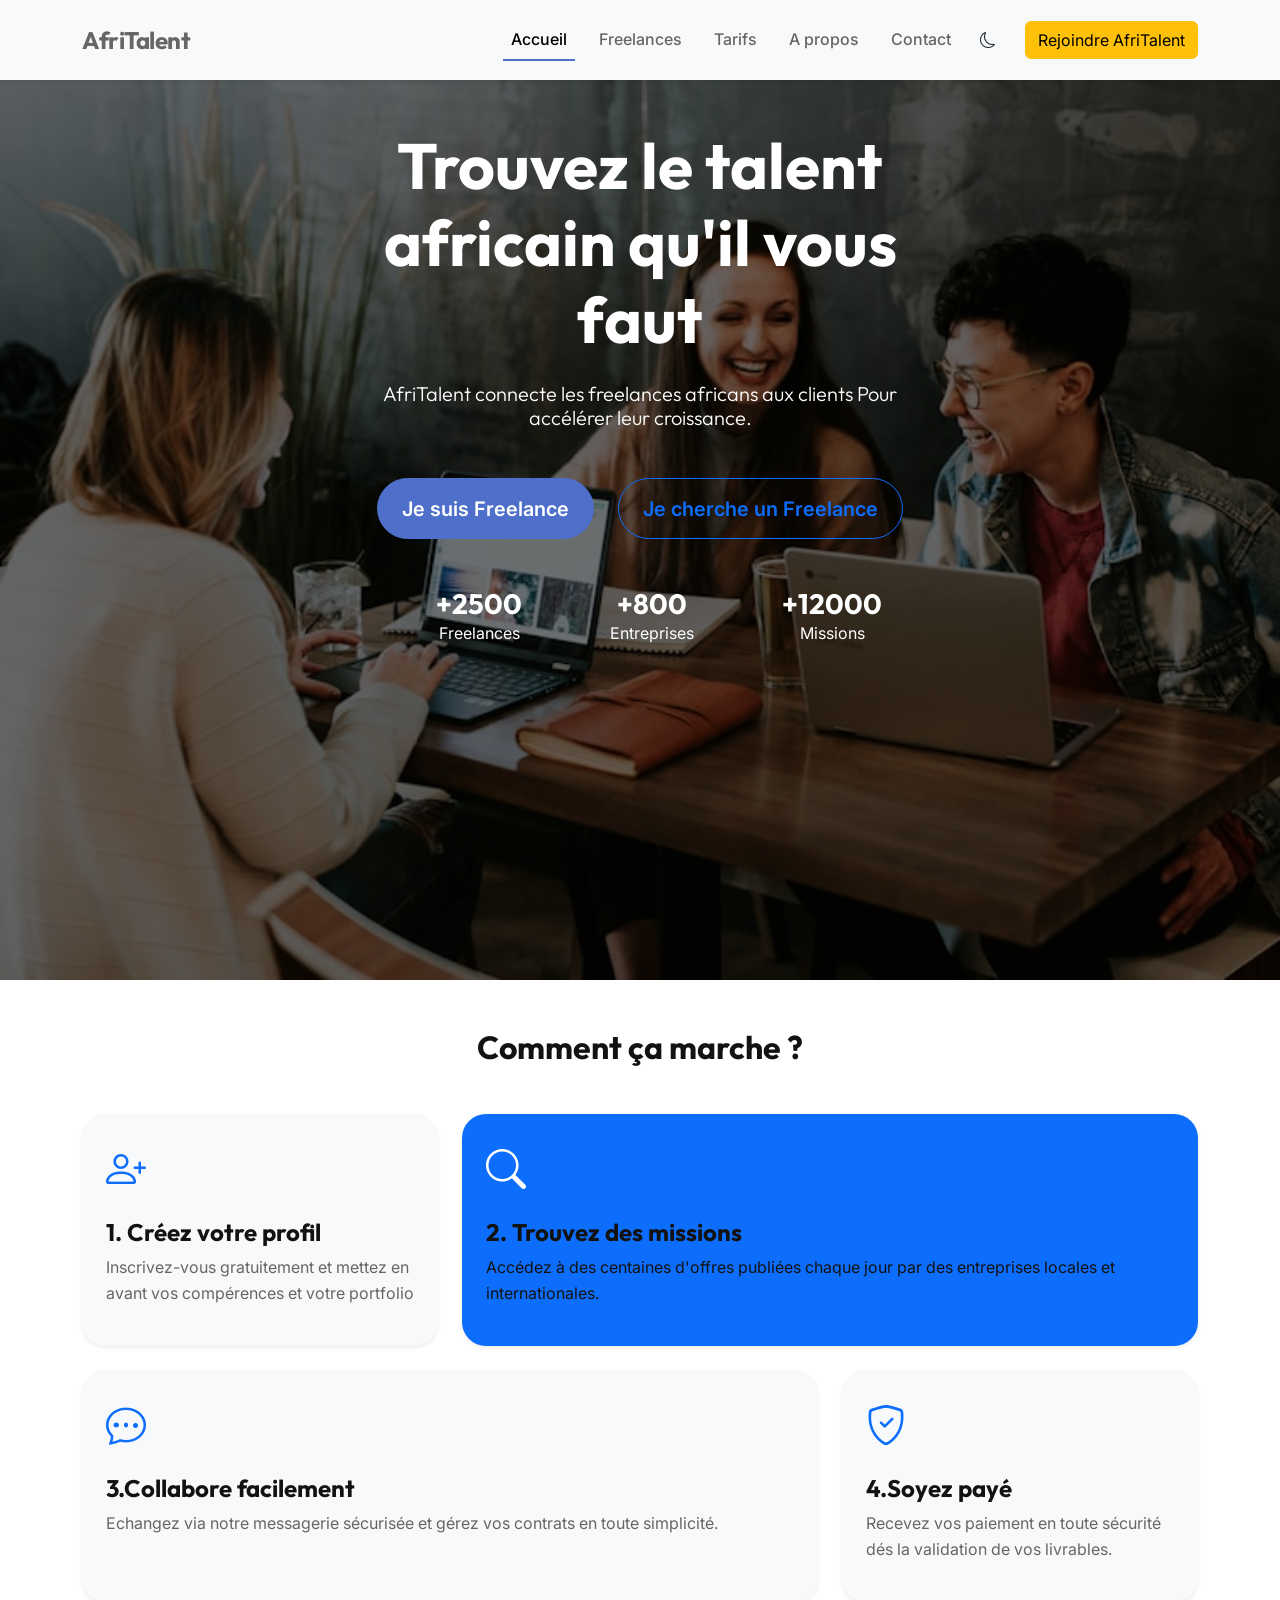
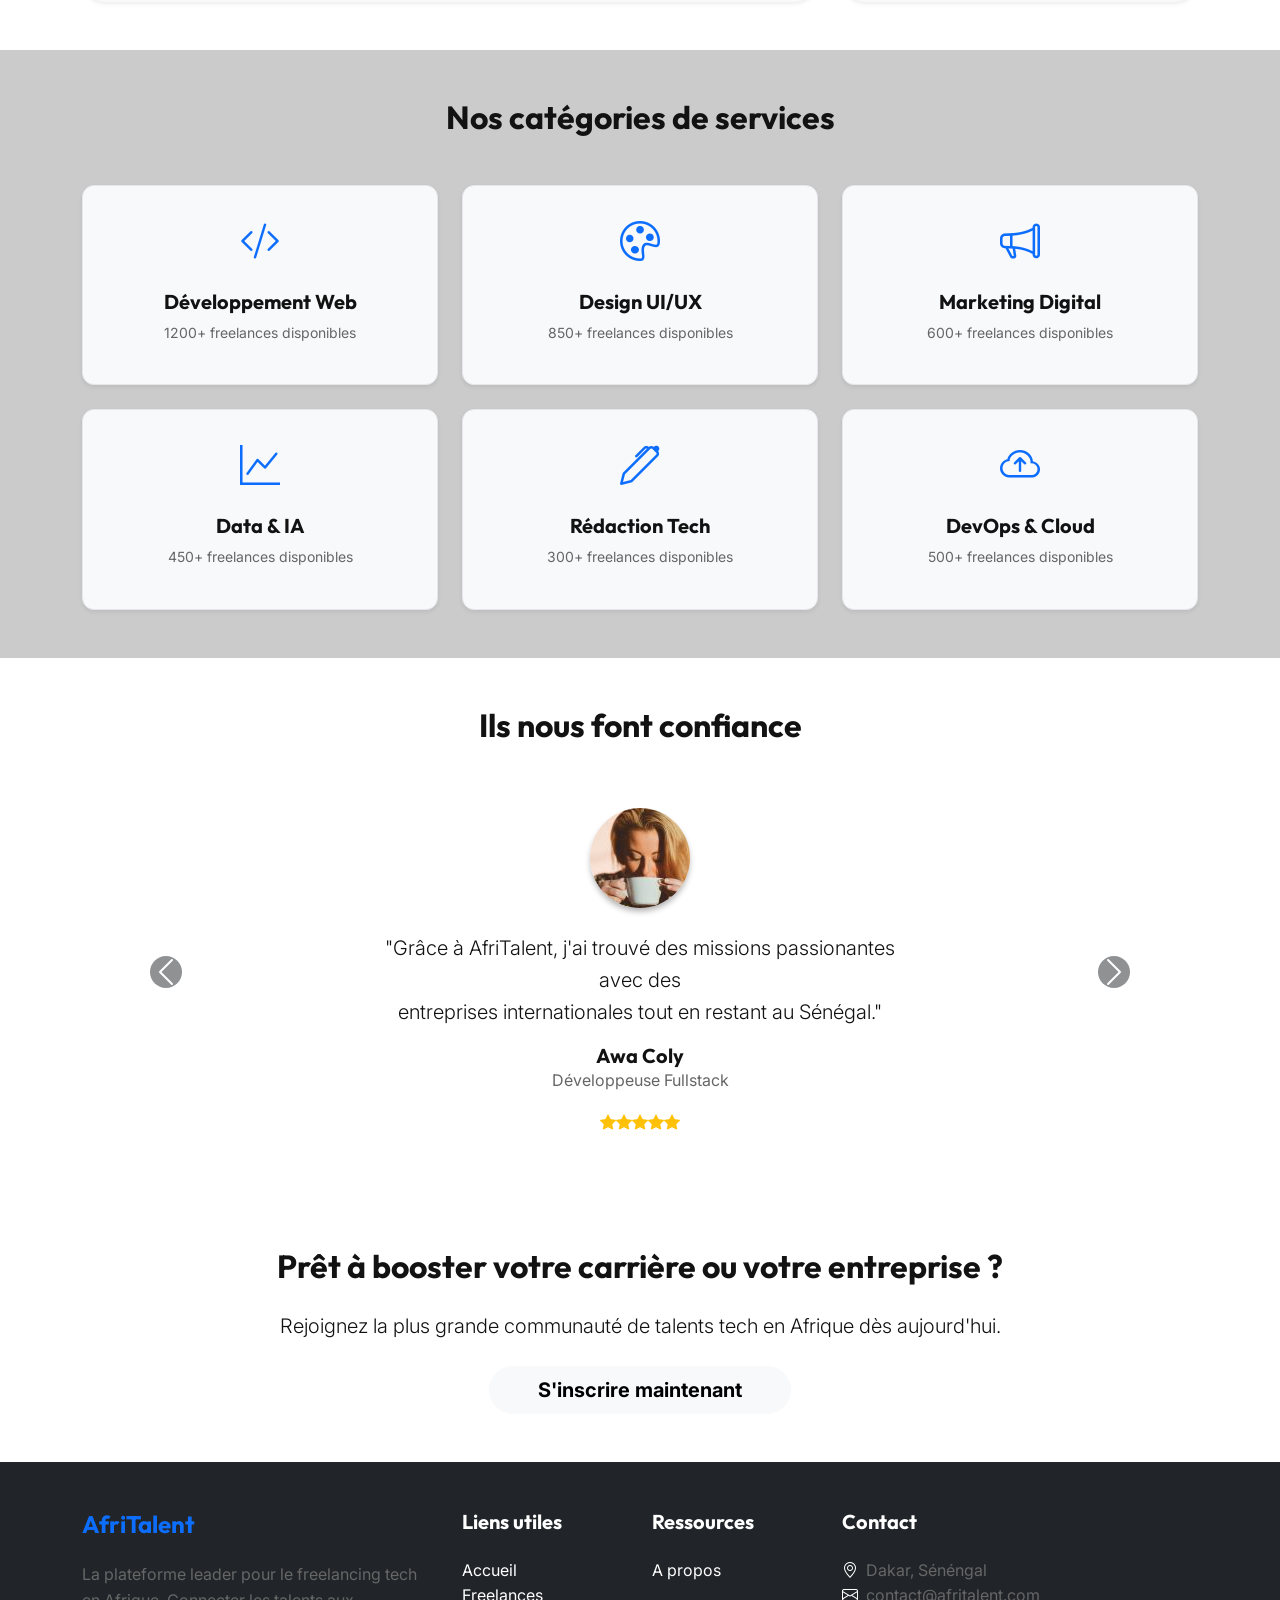
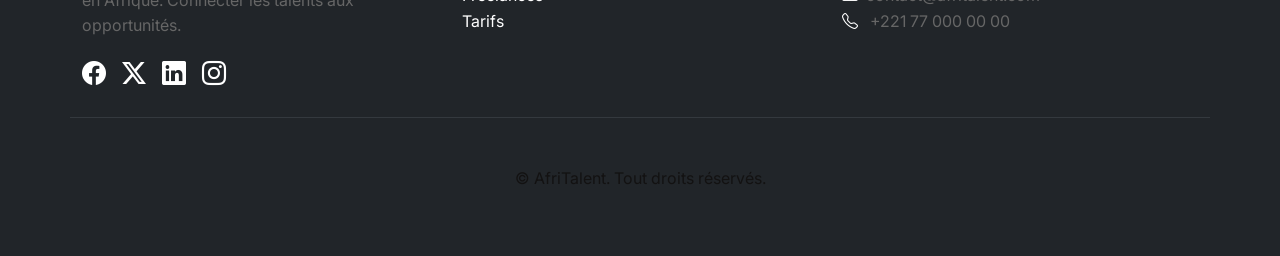
<file: index.html>
<!DOCTYPE html>
<html lang="fr">
<head>
    <meta charset="UTF-8">
    <meta name="viewport" content="width=device-width, initial-scale=1.0">
    <title>AfriTalent - Accueil</title>

    <!-- Bootstrap 5 via CDN : feuille de style -->
     <link href="https://cdn.jsdelivr.net/npm/bootstrap@5.3.0/dist/css/bootstrap.min.css" rel="stylesheet" >
     <link rel="stylesheet" href="https://cdn.jsdelivr.net/npm/bootstrap-icons@1.13.1/font/bootstrap-icons.min.css">
     <link href="https://fonts.googleapis.com/css2?family=Inter:wght@400;700&family=Outfit:wght@500;800&display=swap" rel="stylesheet">

     <!-- Votre feuille de style personnelle -->
      <link rel="stylesheet" href="css/style.css">
</head>
<body>

    <!-- HEADER/NAVBAR-->
     <nav class="navbar navbar-expand-lg fixed-top shadow-sm">
        <div class="container">
            <a class = "navbar-brand fw-bold" href="index.html">AfriTalent</a>
                <button class="navbar-toggler"
                    type="button"
                    data-bs-toggle="collapse"
                    data-bs-target="#navbarNav"
                    aria-controls="navbarNav"
                    aria-expanded="false"
                    aria-label="Toggle navigation">
                    <span class="navbar-toggler-icon"></span>     

                </button>
            
            
            <div class="collapse navbar-collapse" id="navbarNav">
                <ul class="navbar-nav ms-auto">
                    <li class="nav-item"><a class="nav-link active" href="index.html">Accueil</a></li>
                    <li class="nav-item"><a class="nav-link" href="freelances.html">Freelances</a></li>
                    <li class="nav-item"><a class="nav-link" href="tarifs.html">Tarifs</a></li>
                    <li class="nav-item"><a class="nav-link" href="about.html">A propos</a></li>
                    <li class="nav-item"><a class="nav-link" href="contact.html">Contact</a></li>
                    
    
                </ul>
                <button id="theme-toggle" class="btn rounded-circle">
                    <i class="bi bi-moon"></i>
                    
                </button>
                <a href="#" class="btn btn-warning ms-3">Rejoindre AfriTalent</a>
                
            </div>
            
        </div>
        
    </nav>

<main>

 <!-- SECTION HERO -->

        <section id="hero" class="py-5 bg-light counter-section">
            
            <div class="container">
                <div class="row align-items-center">
                    <div class="col-lg-6">
                        <h1 class="display-3 fw-bold text-white mb-4">Trouvez le talent africain qu'il vous faut</h1>
                        <h2 class="lead text-white mb-5">AfriTalent connecte les freelances africans aux clients Pour accélérer leur croissance.</h2>
                    
                        <div class="d-flex gap-4 justify-content-center flex-wrap">
                            <a href="freelances.html" class="btn btn-primary btn-lg px-4 rounded-pill">Je suis Freelance</a>
                            <a href="contact.html" class="btn btn-outline-primary btn-lg px-4 rounded-pill">Je cherche un Freelance</a>
                        
                        </div>
                        <div class="mt-5 d-flex gap-4">
                            <div>
                                <h3 class="fw-bold text-white mb-0">+<span class="counter" data-target="2500">0</span></h3>
                                <p class="text-white">Freelances</p>
                            </div>
                            <div>
                                <h3 class="fw-bold text-white mb-0">+<span class="counter" data-target="800">0</span></h3>
                                <p class="text-white">Entreprises</p>
                            </div>
                            <div>
                                <h3 class="fw-bold text-white mb-0">+<span class="counter" data-target="12000">0</span></h3>
                                <p class="text-white">Missions</p>
                            </div>   
                        </div>
                    </div>
                    <!-- <div class="col-lg-6 d-none d-lg-block">
                        <img src="images/CollaborationTech.jpg" alt="Collaboration Tech" class="hero-img img-fluid rounded-4 shadow">
                    </div>    -->
                </div>
            </div>  
        </section>  

 <!-- SECTION COMMENT CA MARCHE -->
 <section class="py-5 reveal">
    <div class="container">
        <h2 class="text-center fw-bold mb-5">Comment ça marche ?</h2>
        <div class="row g-4">
            <div class="col-md-6 col-lg-4">
                <div class="card h-100 border-0 shadow-sm p-4 rounded-4">
                    <div class="mb-3 text-primary fs-1"><i class="bi bi-person-plus"></i></div>
                    <h4 class="fw-bold">1. Créez votre profil</h4>
                    <p class="text-muted">Inscrivez-vous gratuitement et mettez en avant vos compérences et votre portfolio</p>
                </div>
            </div>
            <div class="col-md-6 col-lg-8">
                <div class="card h-100 border-0 shadow-sm p-4 rounded-4 bg-primary text-white">
                    <div class="mb-3 fs-1"><i class="bi bi-search"></i></div>
                    <h4 class="fw-bold">2. Trouvez des missions</h4>
                    <p>Accédez à des centaines d'offres publiées chaque jour par des entreprises locales et internationales.</p>
                </div>
            </div>
            <div class="col-md-6 col-lg-8">
                <div class="card h-100 border-0 shadow-sm p-4 rounded-4">
                    <div class="mb-3 text-primary fs-1"><i class="bi bi-chat-dots"></i></div>
                    <h4 class="fw-bold">3.Collabore facilement</h4>
                    <p class="text-muted">Echangez via notre messagerie sécurisée et gérez vos contrats en toute simplicité.</p>
                </div>
            </div>
            <div class="col-md-6 col-lg-4">
                <div class="card h-100 border-0 shadow-sm p-4 rounded-4">
                    <div class="mb-3 text-primary fs-1"><i class="bi bi-shield-check"></i></div>
                    <h4 class="fw-bold">4.Soyez payé</h4>
                    <p class="text-muted">Recevez vos paiement en toute sécurité dés la validation de vos livrables.</p>
                </div>
            </div>
        </div>
    </div>
 </section>

 <!-- SECTION CATEGORIES DE SERVICES -->


 <section class="py-5 bg-light reveal">
    <div class="container">
        <h2 class="text-center fw-bold mb-5">Nos catégories de services</h2>
        <div class="row g-4">
            <!--Catégorie 1  -->
            <div class="col-md-4">
                <div class="card border-0 shadow-sm text-center p-4 h-100 category-card">
                    <div class="fs-1 mb-3 text-primary"><i class="bi bi-code-slash"></i></div>
                    <h5 class="fw-bold">Développement Web</h5>
                    <p class="text-muted small">1200+ freelances disponibles</p>
                </div>
            </div> 
            <!--Catégorie 2  -->
            <div class="col-md-4">
                <div class="card border-0 shadow-sm text-center p-4 h-100 category-card">
                    <div class="fs-1 mb-3 text-primary"><i class="bi bi-palette"></i></div>
                    <h5 class="fw-bold">Design UI/UX</h5>
                    <p class="text-muted small">850+ freelances disponibles</p>
                </div>
            </div> 
            <!--Catégorie 3  -->
            <div class="col-md-4">
                <div class="card border-0 shadow-sm text-center p-4 h-100 category-card">
                    <div class="fs-1 mb-3 text-primary"><i class="bi bi-megaphone"></i></div>
                    <h5 class="fw-bold">Marketing Digital</h5>
                    <p class="text-muted small">600+ freelances disponibles</p>
                </div>
            </div> 
            <!--Catégorie 4  -->
            <div class="col-md-4">
                <div class="card border-0 shadow-sm text-center p-4 h-100 category-card">
                    <div class="fs-1 mb-3 text-primary"><i class="bi bi-graph-up"></i></div>
                    <h5 class="fw-bold">Data & IA</h5>
                    <p class="text-muted small">450+ freelances disponibles</p>
                </div>
            </div> 
            <!--Catégorie 5  -->
            <div class="col-md-4">
                <div class="card border-0 shadow-sm text-center p-4 h-100 category-card">
                    <div class="fs-1 mb-3 text-primary"><i class="bi bi-pen"></i></div>
                    <h5 class="fw-bold">Rédaction Tech</h5>
                    <p class="text-muted small">300+ freelances disponibles</p>
                </div>
            </div> 
            <!--Catégorie 6  -->
            <div class="col-md-4">
                <div class="card border-0 shadow-sm text-center p-4 h-100 category-card">
                    <div class="fs-1 mb-3 text-primary"><i class="bi bi-cloud-arrow-up"></i></div>
                    <h5 class="fw-bold">DevOps & Cloud</h5>
                    <p class="text-muted small">500+ freelances disponibles</p>
                </div>
            </div> 
        </div>        
    </div>
 </section>
<!-- SECTION TEMOIGNAGES -->
  <section class="py-5 reveal">
    <div class="container">
        <h2 class="text-center fw-bold mb-5">Ils nous font confiance</h2>
        <div id="testimonialCarousel" class="carousel slide" data-bs-ride="carousel">
            <div class="carousel-inner">
                <div class="carousel-item active">
                    <div class="text-center px-5">
                        <img src="images/Témoin1.jpg" class="rounded-circle mb-4" alt="User">
                        <p class="lead italic">"Grâce à AfriTalent, j'ai trouvé des missions passionantes <br>
                            avec des <br>
                            entreprises internationales tout en restant au Sénégal."</p>
                        <h5 class="fw-bold mb-0">Awa Coly</h5>
                        <p class="text-muted">Développeuse Fullstack</p>
                        <div class="text-warning"><i class="bi bi-star-fill"></i><i class="bi bi-star-fill"></i><i class="bi bi-star-fill"></i><i class="bi bi-star-fill"></i><i class="bi bi-star-fill"></i>
                        </div>
                    </div>
                </div>
                <div class="carousel-item">
                <div class="text-center px-5">
                    <img src="images/Témoin2.jpg" class="rounded-circle mb-4" alt="User">
                    <p class="lead italic">"La qualité des talents sur cette plateforme est exceptionnlle. <br>
                         Nous avons recruté notre designer UI/UX en moins d'une semaine."</p>
                    <h5 class="fw-bold mb-0">Mouhamed Coly</h5>
                    <p class="text-muted">CEO de TechAfrica</p>
                    <div class="text-warning"><i class="bi bi-star-fill"></i><i class="bi bi-star-fill"></i><i class="bi bi-star-fill"></i><i class="bi bi-star-fill"></i><i class="bi bi-star-fill"></i>
                    </div>
                    
                </div>
            </div>

            </div>
            
            <button class="carousel-control-prev" type="button" data-bs-target="#testimonialCarousel" data-bs-slide="prev">
                    <span class="carousel-control-prev-icon bg-dark rounded-circle" aria-hidden="true"></span>
            </button>
            <button class="carousel-control-next" type="button" data-bs-target="#testimonialCarousel" data-bs-slide="next">
                    <span class="carousel-control-next-icon bg-dark rounded-circle" aria-hidden="true"></span>
            </button>
        </div> 
    </div>
   
  </section> 

  <!-- SECTION CTA -->
   <section class="py-5 text-white text-center cta-section reveal">
    <div class="container">
        <h2 class="fw-bold mb-4">Prêt à booster votre carrière ou votre entreprise ?</h2>
        <p class="lead mb-4">Rejoignez la plus grande communauté de talents tech en Afrique dès aujourd'hui.</p>
        <a href="#" class="btn btn-light btn-lg px-5 rounded-pill fw-bold">S'inscrire maintenant</a>
    </div>
   </section>
</main>         
       
<!-- FOOTER -->
    <footer class="bg-dark text-white py-5">
        <div class="container">
            <div class="row g-4">
                <div class="col-lg-4">
                    <h4 class="fw-bold text-primary mb-4">AfriTalent</h4>
                    <p class="text-muted">La plateforme leader pour le freelancing tech en Afrique. Connecter les talents aux opportunités.</p>
                    <div class="d-flex gap-3 fs-4">
                        <a href="#" class="text-white"><i class="bi bi-facebook"></i></a><a href="#" class="text-white"><i class="bi bi-twitter-x"></i></a>
                        <a href="#" class="text-white"><i class="bi bi-linkedin"></i></a><a href="#" class="text-white"><i class="bi bi-instagram"></i></a>
                    </div>
                </div>
                <div class="col-lg-2">
                    <h5 class="fw-bold text-white mb-4">Liens utiles</h5>
                    <ul class="list-unstyled">
                        <li><a href="index.html" class="text-white text-decoration-none">Accueil</a></li>
                        <li><a href="freelances.html" class="text-white text-decoration-none">Freelances</a></li>
                        <li><a href="tarifs.html" class="text-white text-decoration-none">Tarifs</a></li>
                    </ul>
                </div>
                <div class="col-lg-2">
                    <h5 class="fw-bold text-white mb-4">Ressources</h5>
                    <ul class="list-unstyled">
                        <li><a href="about.html" class="text-white text-decoration-none">A propos</a></li>
                    </ul>    
                </div>
            <div class="col-lg-4">
                <h5 class="fw-bold text-white mb-4">Contact</h5>
                <ul class="list-unstyled text-muted">
                    <li><i class="bi bi-geo-alt text-white me-2"></i>Dakar, Sénéngal</li>
                    <li><i class="bi bi-envelope text-white me-2"></i>contact@afritalent.com</li>
                    <li><i class="bi bi-telephone text-white me-2"></i> +221 77 000 00 00 </li>
                </ul>
            </div>
            <hr class="my-4 border-secondary">
            <div class="text-center text-muted">
                <p>&copy; <span id="current-year"></span> AfriTalent. Tout droits réservés.</p>
            </div>
        </div>
        
    </footer>

    <button id="back-to-top" class="btn btn-primary d-none"><i class="bi bi-arrow-up"></i></button>

    <!-- Bootstrap 5 via CDN : sript JavaScript -->
    <script src="https://cdn.jsdelivr.net/npm/bootstrap@5.3.0/dist/js/bootstrap.bundle.min.js"></script>

    <!-- Votre script JavaScript -->
      <script src="js/main.js"></script>
    
</body>
</html>
</file>
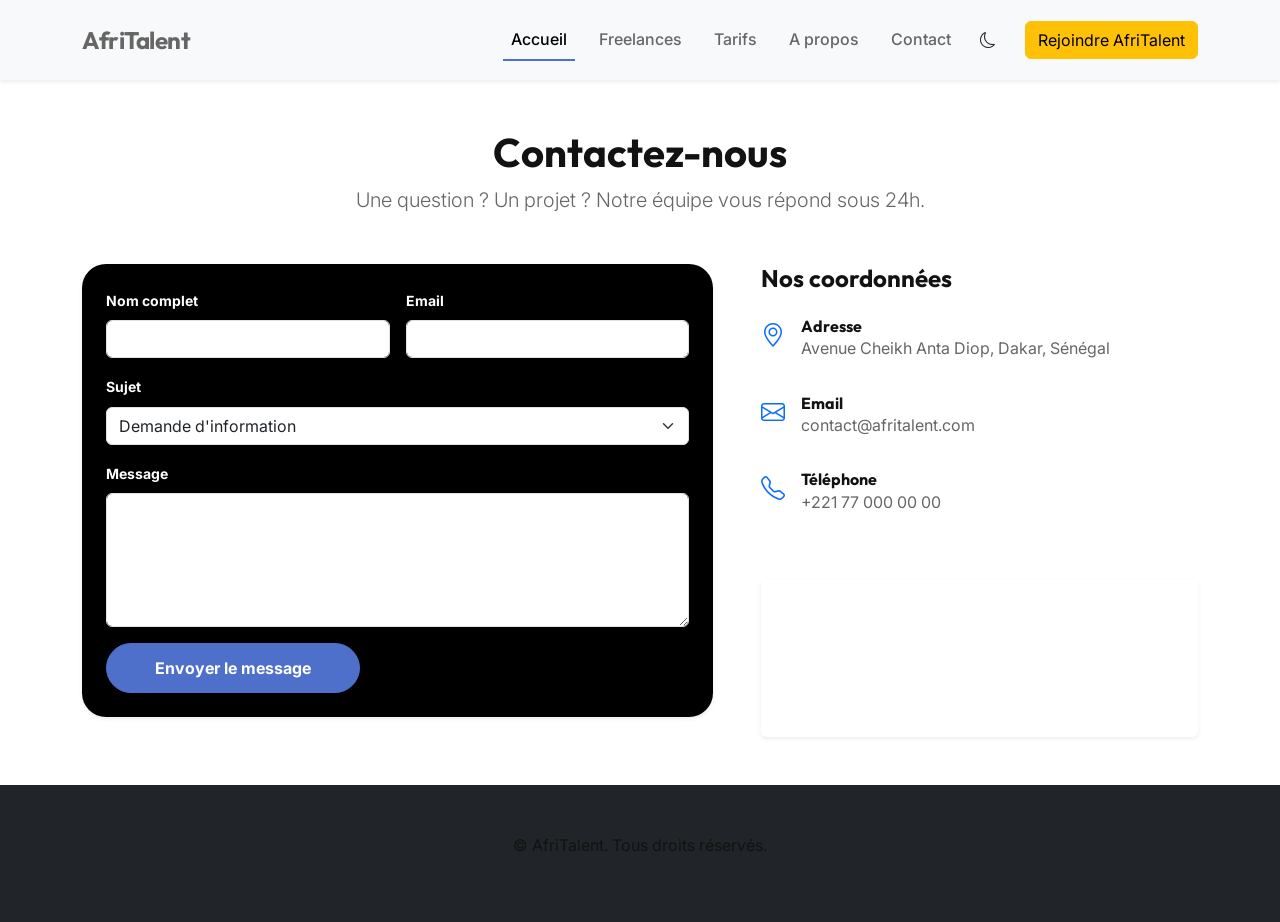
<file: contact.html>
<!DOCTYPE html>
<html lang="en">
<head>
    <meta charset="UTF-8">
    <meta name="viewport" content="width=device-width, initial-scale=1.0">
    <title>AfriTalent - Contact </title>

    <!-- Bootstrap 5 via CDN : feuille de style -->
     <link href="https://cdn.jsdelivr.net/npm/bootstrap@5.3.0/dist/css/bootstrap.min.css" rel="stylesheet" >
    <!-- Bootstrap Icons -->
     <link rel="stylesheet" href="https://cdn.jsdelivr.net/npm/bootstrap-icons@1.11.0/font/bootstrap-icons.css">
     <link href="https://fonts.googleapis.com/css2?family=Inter:wght@400;700&family=Outfit:wght@500;800&display=swap" rel="stylesheet">
     <!-- Votre feuille de style personnelle -->
      <link rel="stylesheet" href="css/style.css">
</head>
<body>

    <!-- Le contenu de la page sera ajoute ici -->

        <nav class="navbar navbar-expand-lg navbar-light bg-white fixed-top shadow-sm">
        <div class="container">
            <a class = "navbar-brand fw-bold" href="index.html">AfriTalent</a>
              <button class="navbar-toggler" type="button"
                     data-bs-toggle="collapse"
                     data-bs-target="#navbarNav">
                <span class="navbar-toggler-icon"></span>     

            </button>
            
            <div class="collapse navbar-collapse" id="navbarNav">
                <ul class="navbar-nav ms-auto">
                    <li class="nav-items"><a class="nav-link active" href="index.html">Accueil</a></li>
                    <li class="nav-item"><a class="nav-link" href="freelances.html">Freelances</a></li>
                    <li class="nav-item"><a class="nav-link" href="tarifs.html">Tarifs</a></li>
                    <li class="nav-item"><a class="nav-link" href="about.html">A propos</a></li>
                    <li class="nav-item"><a class="nav-link" href="contact.html">Contact</a></li>
                   
                </ul>
                 <button id="theme-toggle" class="btn rounded-circle"><i class="bi bi-moon"></i>
                    
                </button>
                <a href="#" class="btn btn-warning ms-3">Rejoindre AfriTalent</a>
               
            </div>
        </div>
        
     </nav>
     <main>
        <section class="py-5">
            <div class="container">
                <div class="text-center mb-5">
                    <h1 class="fw-bold">Contactez-nous</h1>
                    <p class="lead text-muted">Une question ? Un projet ? Notre équipe vous répond sous 24h.</p>
                </div>

                <div class="row g-5">
                    <!-- Formulaire -->
                    <div class="col-lg-7">
                        <div class="form border-0 shadow-sm p-4 rounded-4">
                            <form id="contactForm">
                                <div class="row g-3">
                                    <div class="col-md-6">
                                        <label class="form-label fw-bold small">Nom complet</label>
                                        <input type="text" class="form-control" id="name" required>
                                        <small id="nameError" class="text-danger"></small>
                                    </div>
                                    <div class="col-md-6">
                                        <label class="form-label fw-bold small">Email</label>
                                        <input type="email" class="form-control" id="email" required>
                                        <small id="emailError" class="text-danger"></small>
                                    </div>
                                    <div class="col-12">
                                        <label class="form-label fw-bold small">Sujet</label>
                                        <select class="form-select" id="subject">
                                            <option value="info">Demande d'information</option>
                                            <option value="support">Support technique</option>
                                            <option value="partnership">Partenariat</option>
                                        </select>
                                    </div>
                                    <div class="col-12">
                                        <label class="form-label fw-bold small">Message</label>
                                        <textarea class="form-control" id="message" rows="5" required></textarea>
                                        <small id="messageError" class="text-danger"></small>
                                    </div>
                                    <div class="col-12">
                                        <button type="submit" class="btn btn-primary px-5 rounded-pill fw-bold">Envoyer le message</button>
                                    </div>
                                </div>
                            </form>
                            <div id="formSuccess" class="alert alert-success mt-3 d-none">
                                Merci ! Votre message a été envoyé avec succès.
                            </div>
                        </div>
                    </div>

                    <!-- Infos de contact -->
                    <div class="col-lg-5">
                        <div class="mb-5">
                            <h4 class="fw-bold mb-4">Nos coordonnées</h4>
                            <div class="d-flex mb-3">
                                <div class="fs-4 text-primary me-3"><i class="bi bi-geo-alt"></i></div>
                                <div>
                                    <h6 class="fw-bold mb-0">Adresse</h6>
                                    <p class="text-muted">Avenue Cheikh Anta Diop, Dakar, Sénégal</p>
                                </div>
                            </div>
                            <div class="d-flex mb-3">
                                <div class="fs-4 text-primary me-3"><i class="bi bi-envelope"></i></div>
                                <div>
                                    <h6 class="fw-bold mb-0">Email</h6>
                                    <p class="text-muted">contact@afritalent.com</p>
                                </div>
                            </div>
                            <div class="d-flex mb-3">
                                <div class="fs-4 text-primary me-3"><i class="bi bi-telephone"></i></div>
                                <div>
                                    <h6 class="fw-bold mb-0">Téléphone</h6>
                                    <p class="text-muted">+221 77 000 00 00</p>
                                </div>
                            </div>
                        </div>

                        <!-- Google Maps (Iframe fictive) -->
                        <div class="rounded-2 overflow-hidden shadow-sm" map-container>
                            <iframe src="https://www.google.com/maps/embed?pb=!1m18!1m12!1m3!1d3859.220383133333!2d-17.467686!3d14.6937!2m3!1f0!2f0!3f0!3m2!1i1024!2i768!4f13.1!3m3!1m2!1s0x0%3A0x0!2zMTTCsDQxJzM3LjMiTiAxN8KwMjgnMDMuNyJX!5e0!3m2!1sfr!2ssn!4v1620000000000!5m2!1sfr!2ssn" ></iframe>
                        </div>
                    </div>
                </div>
            </div>
        </section>
    </main>
    <!-- Footer -->
    <footer class="bg-dark text-white py-5">
        <div class="container text-center">
            <p>&copy; <span id="current-year"></span> AfriTalent. Tous droits réservés.</p>
        </div>
    </footer>

    <button id="back-to-top" class="btn btn-primary d-none"><i class="bi bi-arrow-up"></i></button>
    <!-- Bootstrap 5 via CDN : csript JavaScript -->
     <script src="https://cdn.jsdelivr.net/npm/bootstrap@5.3.0/dist/js/bootstrap.bundle.min.js"></script>

     <!-- Votre script JavaScript -->
      <script src="js/main.js"></script>
    
</body>
</html>
</file>
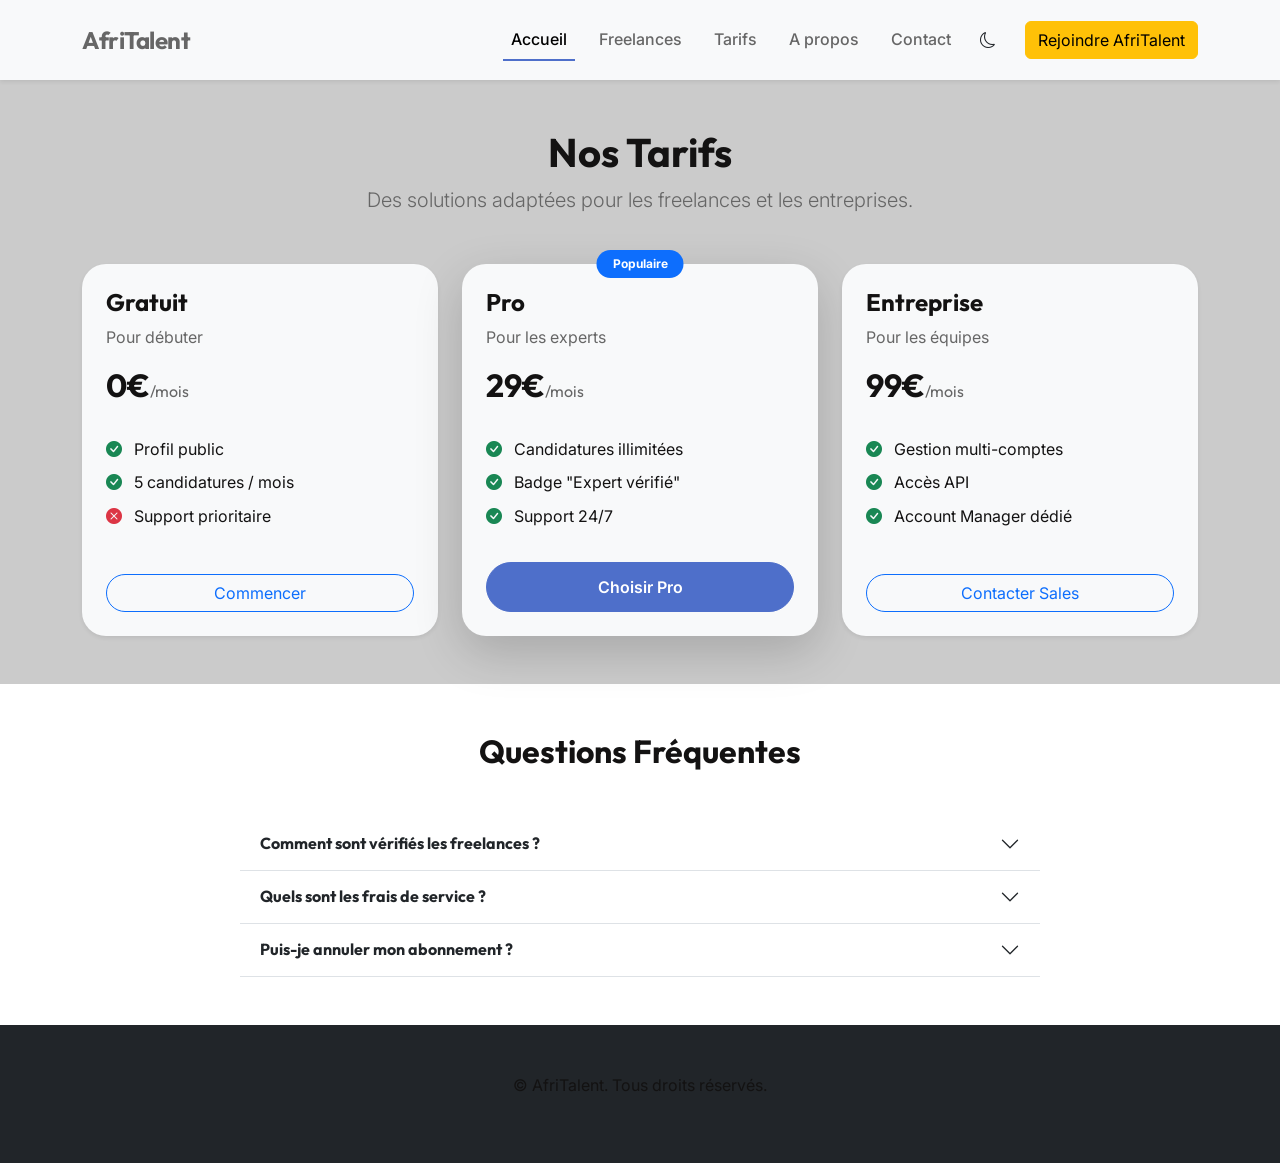
<file: tarifs.html>
<!DOCTYPE html>
<html lang="en">
<head>
    <meta charset="UTF-8">
    <meta name="viewport" content="width=device-width, initial-scale=1.0">
    <title>AfriTalent - Tarifs</title>

    <!-- Bootstrap 5 via CDN : feuille de style -->
     <link href="https://cdn.jsdelivr.net/npm/bootstrap@5.3.0/dist/css/bootstrap.min.css" rel="stylesheet" >
    <!-- Bootstrap Icons -->
     <link rel="stylesheet" href="https://cdn.jsdelivr.net/npm/bootstrap-icons@1.11.0/font/bootstrap-icons.css">
     <link href="https://fonts.googleapis.com/css2?family=Inter:wght@400;700&family=Outfit:wght@500;800&display=swap" rel="stylesheet">
     <!-- Votre feuille de style personnelle -->
      <link rel="stylesheet" href="css/style.css">
</head>
<body>

    <!-- Le contenu de la page sera ajoute ici -->
     <nav class="navbar navbar-expand-lg navbar-light bg-white fixed-top shadow-sm">
        <div class="container">
            <a class = "navbar-brand fw-bold" href="index.html">AfriTalent</a>
              <button class="navbar-toggler" type="button"
                     data-bs-toggle="collapse"
                     data-bs-target="#navbarNav">
                <span class="navbar-toggler-icon"></span>     

            </button>
            
            <div class="collapse navbar-collapse" id="navbarNav">
                <ul class="navbar-nav ms-auto">
                    <li class="nav-items"><a class="nav-link active" href="index.html">Accueil</a></li>
                    <li class="nav-item"><a class="nav-link" href="freelances.html">Freelances</a></li>
                    <li class="nav-item"><a class="nav-link" href="tarifs.html">Tarifs</a></li>
                    <li class="nav-item"><a class="nav-link" href="about.html">A propos</a></li>
                    <li class="nav-item"><a class="nav-link" href="contact.html">Contact</a></li>
                    
                </ul>
                 <button id="theme-toggle" class="btn rounded-circle"><i class="bi bi-moon"></i>
                    
                </button>
                <a href="#" class="btn btn-warning ms-3">Rejoindre AfriTalent</a>
               
            </div>
        </div>
        
     </nav>
     <main>
        <section class="py-5 bg-light">
            <div class="container">
                <div class="text-center mb-5">
                    <h1 class="fw-bold">Nos Tarifs</h1>
                    <p class="lead text-muted">Des solutions adaptées pour les freelances et les entreprises.</p>
                </div>

                <div class="row g-4 justify-content-center">
                    <!-- Plan Gratuit -->
                    <div class="col-md-4">
                        <div class="card h-100 border-0 shadow-sm rounded-4 p-4">
                            <div class="mb-4">
                                <h4 class="fw-bold">Gratuit</h4>
                                <p class="text-muted">Pour débuter</p>
                                <h2 class="fw-bold">0€<span class="fs-6 text-muted fw-normal">/mois</span></h2>
                            </div>
                            <ul class="list-unstyled mb-4 flex-grow-1">
                                <li class="mb-2"><i class="bi bi-check-circle-fill text-success me-2"></i> Profil public</li>
                                <li class="mb-2"><i class="bi bi-check-circle-fill text-success me-2"></i> 5 candidatures / mois</li>
                                <li class="mb-2"><i class="bi bi-x-circle-fill text-danger me-2"></i> Support prioritaire</li>
                            </ul>
                            <a href="#" class="btn btn-outline-primary rounded-pill">Commencer</a>
                        </div>
                    </div>
                    <!-- Plan Pro -->
                    <div class="col-md-4">
                        <div class="card h-100 border-0 shadow-lg rounded-4 p-4 border-primary border-2 position-relative">
                            <span class="position-absolute top-0 start-50 translate-middle badge rounded-pill bg-primary px-3 py-2">Populaire</span>
                            <div class="mb-4">
                                <h4 class="fw-bold">Pro</h4>
                                <p class="text-muted">Pour les experts</p>
                                <h2 class="fw-bold">29€<span class="fs-6 text-muted fw-normal">/mois</span></h2>
                            </div>
                            <ul class="list-unstyled mb-4 flex-grow-1">
                                <li class="mb-2"><i class="bi bi-check-circle-fill text-success me-2"></i> Candidatures illimitées</li>
                                <li class="mb-2"><i class="bi bi-check-circle-fill text-success me-2"></i> Badge "Expert vérifié"</li>
                                <li class="mb-2"><i class="bi bi-check-circle-fill text-success me-2"></i> Support 24/7</li>
                            </ul>
                            <a href="#" class="btn btn-primary rounded-pill">Choisir Pro</a>
                        </div>
                    </div>
                    <!-- Plan Entreprise -->
                    <div class="col-md-4">
                        <div class="card h-100 border-0 shadow-sm rounded-4 p-4">
                            <div class="mb-4">
                                <h4 class="fw-bold">Entreprise</h4>
                                <p class="text-muted">Pour les équipes</p>
                                <h2 class="fw-bold">99€<span class="fs-6 text-muted fw-normal">/mois</span></h2>
                            </div>
                            <ul class="list-unstyled mb-4 flex-grow-1">
                                <li class="mb-2"><i class="bi bi-check-circle-fill text-success me-2"></i> Gestion multi-comptes</li>
                                <li class="mb-2"><i class="bi bi-check-circle-fill text-success me-2"></i> Accès API</li>
                                <li class="mb-2"><i class="bi bi-check-circle-fill text-success me-2"></i> Account Manager dédié</li>
                            </ul>
                            <a href="#" class="btn btn-outline-primary rounded-pill">Contacter Sales</a>
                        </div>
                    </div>
                </div>
            </div>
        </section>

        <!-- FAQ Section -->
        <section class="py-5">
            <div class="container">
                <h2 class="text-center fw-bold mb-5">Questions Fréquentes</h2>
                <div class="accordion accordion-flush mx-auto" id="faqAccordion" style="max-width: 800px;">
                    <div class="accordion-item border-bottom">
                        <h2 class="accordion-header">
                            <button class="accordion-button collapsed fw-bold" type="button" data-bs-toggle="collapse" data-bs-target="#faq1">
                                Comment sont vérifiés les freelances ?
                            </button>
                        </h2>
                        <div id="faq1" class="accordion-collapse collapse" data-bs-parent="#faqAccordion">
                            <div class="accordion-body text-muted">
                                Chaque freelance passe un test technique et un entretien de validation avant d'être certifié sur la plateforme.
                            </div>
                        </div>
                    </div>
                    <div class="accordion-item border-bottom">
                        <h2 class="accordion-header">
                            <button class="accordion-button collapsed fw-bold" type="button" data-bs-toggle="collapse" data-bs-target="#faq2">
                                Quels sont les frais de service ?
                            </button>
                        </h2>
                        <div id="faq2" class="accordion-collapse collapse" data-bs-parent="#faqAccordion">
                            <div class="accordion-body text-muted">
                                Nous prélevons une commission de 10% sur chaque mission réalisée via la plateforme.
                            </div>
                        </div>
                    </div>
                    <div class="accordion-item border-bottom">
                        <h2 class="accordion-header">
                            <button class="accordion-button collapsed fw-bold" type="button" data-bs-toggle="collapse" data-bs-target="#faq3">
                                Puis-je annuler mon abonnement ?
                            </button>
                        </h2>
                        <div id="faq3" class="accordion-collapse collapse" data-bs-parent="#faqAccordion">
                            <div class="accordion-body text-muted">
                                Oui, tous nos abonnements sont sans engagement et annulables à tout moment depuis votre espace client.
                            </div>
                        </div>
                    </div>
                </div>
            </div>
        </section>
    </main>

    <!-- Footer -->
    <footer class="bg-dark text-white py-5">
        <div class="container text-center">
            <p>&copy; <span id="current-year"></span> AfriTalent. Tous droits réservés.</p>
        </div>
    </footer>

    <button id="back-to-top" class="btn btn-primary d-none"><i class="bi bi-arrow-up"></i></button>

    <!-- Bootstrap 5 via CDN : csript JavaScript -->
     <script src="https://cdn.jsdelivr.net/npm/bootstrap@5.3.0/dist/js/bootstrap.bundle.min.js"></script>

     <!-- Votre script JavaScript -->
      <script src="js/main.js"></script>
    
</body>
</html>
</file>
<file: css/style.css>
/* VARIABLES CSS  */


:root {
    /* Couleurs */
    --primary-color: #4e6fca;       
    --primary-hover: #142c5e;
    --secondary-color: #a0177e; 
    --text-main: #ffffff;    
    --accent-color: #f59e0b;                   
    --text-muted: #666666;
    --contact-bg: #a2c1fa;
    --bg-color:#ffffff;
    --text-color: #131212;
    --bg-card: #f8f9fa;
    --bg-light: rgba(0, 0, 0, 0.205);



    
    /* Typographie */
    --font-main: 'Inter', sans-serif;
    --font-heading: 'Outfit', sans-serif; 
    
    /* Espacements et Bordures */
    --section-padding: 5rem 0;
    --border-radius-lg: 1.5rem;
    --border-radius-md: 0.75rem;
    --transition-smooth: all 0.3s ease;
    --shadow-sm: 0 4px 6px -1px rgba(0, 0, 0, 0.329);
    --shadow-md: 0 10px 15px -3px rgba(0, 0, 0, 0.329);

}


/* RESET ET STYLES DE BASE */
* {
    margin: 0;
    padding: 0;
    box-sizing: border-box;
}


body {
    font-family: var(--font-main);
    color: var(--text-color);
    background-color: var(--bg-color);
    line-height: 1.6;
    overflow-x: hidden;
}
.bg-light{
    
    background-color: var(--bg-light) !important;
}
.text-muted {
    color: var(--text-muted) !important;
}

h1,h2, h3, h4, h5, h6 {
    font-family: var(--font-heading);
    color: var(--text-color);
    font-weight: 800;
}

a {
    transition: var(--transition-smooth);
    text-decoration: none;
}

/* NAVBAR STYLISÉE */
.navbar {
    transition: var(--transition-smooth);
    padding: 1rem 0;
    background-color: var(--bg-card) !important;
}

.navbar-brand {
    font-family: var(--font-heading);
    font-weight: 800;
    font-size: 1.5rem;
    color: var(--text-muted);
    letter-spacing: -0.5px;
}

.nav-link {
    font-weight: 500;
    color: var(--text-muted) ;
    margin: 0 0.5rem;
    position: relative;
}

.nav-link:after {
    content: '';
    position: absolute;
    width: 0;
    height: 2px;
    bottom: 0;
    left: 0;
    background-color: var(--primary-color);
    transition: var(--transition-smooth);
}


.nav-link:hover:after,
.nav-link.active:after {
    width: 100%;
    color: var(--text-muted);
}

.btn-primary {
    background-color: var(--primary-color);
    border-color: var(--primary-color);
    font-weight: 600;
    padding: 0.75rem 1.5rem;
    border-radius: var(--border-radius-md);
}

.btn-primary:hover {
    background-color: var(--primary-hover);
    transform: translateY(-2px);
    box-shadow: var(--shadow-md);
}

    

/* LAYOUT GÉNÉRAL */
section {
    padding: var(--section-padding);
}
main {
    padding-top: 80px;
}

.card {
    border-radius: var(--border-radius-md);
    transition: var(--transition-smooth);
    background-color: var(--bg-card);
    color: var(--text-color);
}

.card:hover {
    transform: translateY(-5px);
    box-shadow: var(--shadow-md) !important;
}
.contact-section {
    background-color: var(--bg-card);
    color: var(--text-color);
    padding: 2rem;
    border-radius: var(--border-radius-lg);
}
.contact-section h1,
.contact-section h2,
.contact-section h3 {
    color: var(--text-color);
}

.contact-section .text-muted {
    color: var(--text-muted);
}
.contact-section i {
    color: var(--primary-color);
}
.contact-form {
    background: var(--contact-bg);
    padding: 2rem;
    border-radius: var(--border-radius-lg);
    box-shadow: var(--shadow-sm);
}

/* UTILITAIRES */
.rounded-4 {
    border-radius: var(--border-radius-lg) !important;
}




/* SECTION HERO */
#hero {
    min-height: 100vh;

    background-image:linear-gradient(to bottom,rgba(0, 0, 0, 0.5),rgba(0, 0, 0, 0.5)), url('../images/CollaborationTech.jpg');
    height:100vh;
    padding: 50px 100px ;
    color: white;
    padding: 5em;
    background-size: cover;
    
    
    
}
#hero a {
    justify-content: space-between;
    justify-content: space-evenly;
    padding-left: 5rem;
    justify-content: space-evenly;
}

.hero h1 {
    line-height: 1.1;
    letter-spacing: -2px;
    font-size: 4rem;
    font-weight: 800;
    color: white;
    

}
#hero h3 {
    justify-content: space-between;
    justify-content: space-evenly;
    padding-left: 4rem;
    justify-content: space-around;
    justify-content: center;
    
    
}
#hero p {
    justify-content: space-evenly;
    padding-left: 4rem;

}
#hero .btn {
    padding: 0.9rem 2rem;
    font-weight: 600;
    border-radius: 50px;
}
#hero .row {
    justify-content: center;
    text-align: center;
}



/* BENTO GRID (Comment ça marche) */

@media (min-width: 992px) {
    .bento-grid {
        display: grid;
        grid-template-columns: repeat(3, 1fr);
        grid-template-rows: repeat(2, auto);
        gap: 1.5rem;
    }
}

.card-bento {
    border: 1px solid rgba(0,0,0,0.05);
    background: var(--bg-card);
}

/* CATÉGORIES & EFFETS HOVER */
.category-card {
    cursor: pointer;
    background-color: var(--bg-card);
    border: 1px solid #e5e7eb !important;
    box-shadow: 0 4px 10px rgba(0, 0, 0, 0.8);
    transition: var(--transition-smooth);
}

.category-card:hover {
    transform: translateY(-6px);
    border-color: var(--primary-color) !important;
    box-shadow: 0 10px 25px rgba(0, 0, 0, 0.15);
}

.category-card i {
    transition: var(--transition-smooth);
}

.category-card:hover i {
    transform: scale(1.2) rotate(-10deg);
    color: var(--accent-color);
}

/*  TÉMOIGNAGES Carousel*/
#testimonialCarousel {
    padding: 1rem 0;
}

.carousel-item img {
    border: 4px solid var(--white);
    box-shadow: var(--shadow-sm);
    
}
#back-to-top {
    position: fixed;
    bottom: 10px;
    right: 10px;
    z-index: 999;
    width: 50px;
    height: 50px;
    border-radius: 50%;
}
/* SECTION FOOTER */
#current-year{
    color: white;
    
}

/* RESPONSIVE DESIGN */

/* Tablettes*/
@media (max-width: 991px) {
    :root {
        --section-padding: 3.5rem 0;
    }

    .hero h1 {
        font-size: 2.5rem;
    }

    .navbar-collapse {
        background: var(--bg-card);
        padding: 1rem;
        border-radius: var(--border-radius-md);
        margin-top: 1rem;
        box-shadow: var(--shadow-md);
    }
}

/* DARK/LIGHT MODE FONCTIONNEL */
body.dark-mode {
    --bg-color: #121212;
    --text-color: #ffffff;
    --text-muted: #d0d0d0;
    --bg-card: #1e1e1e;
}
body.dark-mode .text-muted{
    color:#ffffff !important;
}
body.dark-mode .form{
    background-color: #9cb1ec;
}
body.dark-mode .navbar {
    background-color: #1e1e1e;
}
body.dark-mode .category-card {
    background-color: #1e1e1e;
    border: 1px solid #333 !important;
}
body.dark-mode .category-card:hover {
    border-color: var(--primary-color) !important;
}


.form {
    background-color: #000000;
    color: rgb(255, 253, 253);
}

p{
    color:var(--text-color)
}
body.dark-mode .btn-light {
    background-color: white;
    color: #121212;
    border-color: white;
}
body.dark-mode .cta-section{
    background-color: #680750 !important;
}
body.dark-mode .carousel-item {
    background-color: #1e1e1e;
}

body.dark-mode .contact-section i {
    color: var(--accent-color);
}


/* Mobiles */
@media (max-width: 767px) {
    .hero {
        text-align: center;
        padding-top: 2rem;
    }

    .hero .d-flex {
        flex-direction: column;
        gap: 1rem;
    }

    .hero .btn {
        width: 100%;
    }

    .hero .mt-5 {
        justify-content: center;
        flex-wrap: wrap;
    }

    .display-3 {
        font-size: 2.2rem;
    }

    section h2 {
        font-size: 1.75rem;
    }

    .card-bento {
        margin-bottom: 1rem;
    }
}

/* Très petits écrans */
@media (max-width: 375px) {
    .container {
        padding-left: 15px;
        padding-right: 15px;
    }

    .hero h1 {
        font-size: 1.8rem;
    }
}

/* Optimisation des images responsives */
img {
    max-width: 100%;
    height: auto;
}
.navbar {
    transition: all 0.3s ease;
}
.navbar.scrolled {
    background-color: #93f5f8 !important;
    padding-top: 5px;
    padding-bottom: 5px;
    box-shadow: 0 2px 10px rgba(110, 104, 104, 0.2);
}


.reveal {
    opacity: 0;
    transform: translateY(30px);
    transition: opacity 1s ease, transform 1s ease;

}
.reveal.active {
    opacity: 1;
    transform: translateY(0);
    text-decoration: white;
    
}
</file>
